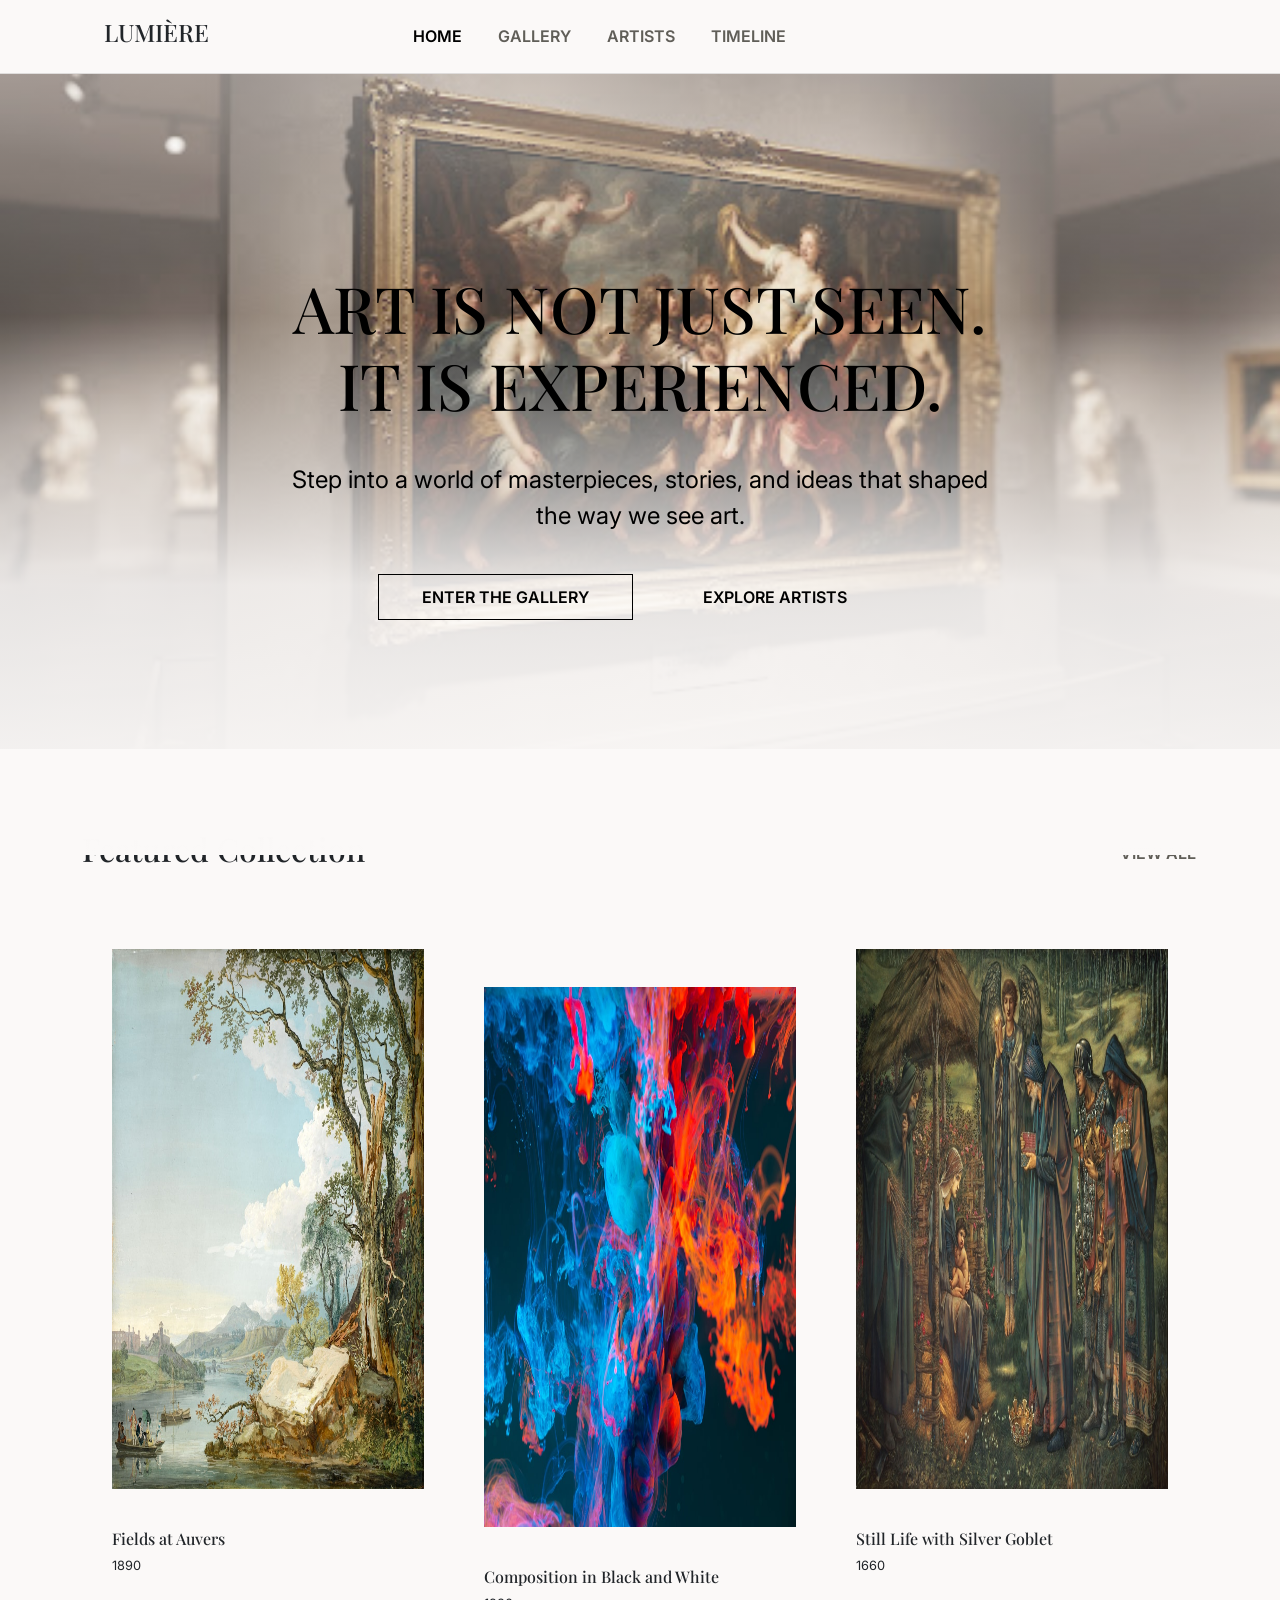
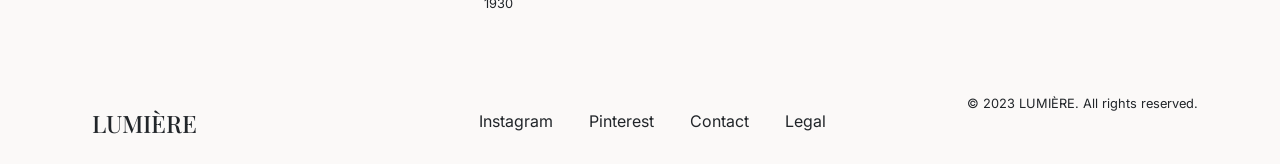
<file: index.html>
<!DOCTYPE html>
<html lang="en">
<head>
    <meta charset="UTF-8">
    <meta name="viewport" content="width=device-width, initial-scale=1.0">
    <title>LUMIÈRE</title>
    <link rel="preconnect" href="https://fonts.googleapis.com">
    <link rel="preconnect" href="https://fonts.gstatic.com" crossorigin>
    <link
        href="https://fonts.googleapis.com/css2?family=Inter:wght@300;400;500;600&family=Playfair+Display:ital,wght@0,400;0,500;0,600;0,700;1,400&display=swap"
        rel="stylesheet">
    <link rel="stylesheet" href="bootstrap/bootstrap-5.3.8-dist/css/bootstrap.css">
    <link rel="stylesheet" href="lumere.css">
</head>
<body>
    <header>
        <div class="container">
            <nav class="navbar  navbar-expand-lg ">
                <div class="container">
                    <button class="navbar-brand col-3 d-flex align-items-center "
                        onclick="window.location.href='index.html'">
                        <div class="d-flex col-4 gap-1">
                            <div class="d-flex align-items-center">
                                <h4>LUMIÈRE</h4>
                            </div>
                        </div>
                    </button>
                    <button class="navbar-toggler" type="button" data-bs-toggle="offcanvas"
                        data-bs-target="#offcanvasNavbar" aria-controls="offcanvasNavbar" aria-label="Toggle navigation">
                        <span class="navbar-toggler-icon"></span>
                    </button>
                    <div class="offcanvas offcanvas-end" tabindex="-1" id="offcanvasNavbar"
                        aria-labelledby="offcanvasNavbarLabel">
                        <div class="offcanvas-header">
                            <h5 class="offcanvas-title" id="offcanvasNavbarLabel"> LUMIÈRE</h5>
                            <button type="button" class="btn-close" data-bs-dismiss="offcanvas" aria-label="Close"></button>
                        </div>
                        <div class="offcanvas-body d-flex flex-column flex-md-row justify-content-between">
                            <ul class="navbar-nav justify-content-md-center align-items-md-center gap-3">
                                <li class="nav-item">
                                    <button class="d-flex align-items-center gap-3 nav-btn active" aria-current="page"
                                        onclick="window.location.href = 'index.html';">
                                        
                                        HOME
                                    </button>
                                </li>
                                <li class="nav-item">
                                    <button class="d-flex align-items-center gap-3 nav-btn "
                                        onclick="window.location.href = 'gallery.html';">
                                        GALLERY
                                    </button>
                                </li>
                                <li class=" nav-item">
                                    <button class=" d-flex align-items-center gap-3 nav-btn "
                                        onclick="window.location.href = 'artists.html';">
                                        
                                        ARTISTS
                                    </button>
                                </li>
                                <li class=" nav-item">
                                    <button class="d-flex align-items-center gap-3 nav-btn "
                                        onclick="window.location.href = 'timeline.html';">
                                        
                                        TIMELINE
                                    </button>
                                </li>
                            </ul>
                        </div>
                    </div>
                </div>
            </nav>
        </div>
    </header>
    <main>
        <section id="hero-home">
            <div class="container-fluid">
                <div class="row">
                    <div class="hero-layer d-flex flex-column justify-content-center align-items-center text-center">
                        <h1 class="col-md-7">ART IS NOT JUST SEEN.
                        IT IS EXPERIENCED.</h1>
                        <p class="col-md-7">Step into a world of masterpieces, stories, and ideas that shaped the way we see art.</p>
                        <div class="d-md-flex col-md-5 gap-3">
                            <button class="gallery-btn w-100 " onclick="window.location.href = 'gallery.html';">ENTER THE GALLERY</button>
                            <button class="artists-btn w-100 " onclick="window.location.href = 'artists.html';">EXPLORE ARTISTS</button>
                        </div>
                    </div>
                    <div class="hero-img"></div>
                </div>
            </div>
        </section>
        <section id="featured" style="margin-top: 40px;">
            <div class="container">
                <div class="row">
                    <div class="featrured" style="margin-top: 40px;">
                        <div class="d-flex justify-content-between align-items-center">
                            <h2>Featured Collection</h2>
                            <button class="view-all">
                                VIEW ALL
                            </button>
                        </div>
                        <div class="featured-images d-md-flex justify-content-between align-items-center ">
                            <button class="col-md-4">
                                <div class="image"><img src="images/img1.jpg" alt=""></div>
                                <div class="d-flex flex-column  text-start" style="margin-left:20px ;"><h6>Fields at Auvers</h6>
                                    <p>1890</p>
                                </div>
                            </button>
                            <button class="col-md-4 btn-s" >
                                <div class="image"><img src="images/img2.jpg" alt=""></div>
                                <div class="d-flex flex-column  text-start" style="margin-left:20px ;"><h6>Composition in Black and White</h6>
                                    <p>1930</p>
                                </div>
                            </button>
                            <button class="col-md-4">
                                <div class="image"><img src="images/img3.jpg" alt=""></div>
                                <div class="d-flex flex-column  text-start" style="margin-left:20px ;"><h6>Still Life with Silver Goblet</h6>
                                    <p>1660</p>
                                </div>
                            </button>
                        </div>
                    </div>
                </div>
            </div>
        </section>
        <footer style="margin:50px 0 30px ;">
            <div class="container">
                <div class="row">
                    <div class="d-md-flex justify-content-between ">
                        <div><button  onclick=" window.location.href = 'index.html';"><h4>LUMIÈRE</h4></button></div>
                        <div>
                        </div>
                        <ul class="d-flex gap-3 list-unstyled">
                            <li><button>Instagram</button></li>
                            <li><button>Pinterest</button></li>
                            <li><button>Contact</button></li>
                            <li><button>Legal</button></li>
                        </ul>
                        <div>
                            <p>© 2023 LUMIÈRE. All rights reserved.</p>
                        </div>
                    </div>
        </footer>
    </main>
    <script src="bootstrap/bootstrap-5.3.8-dist/js/bootstrap.js"></script>
</body>
</html>
</file>
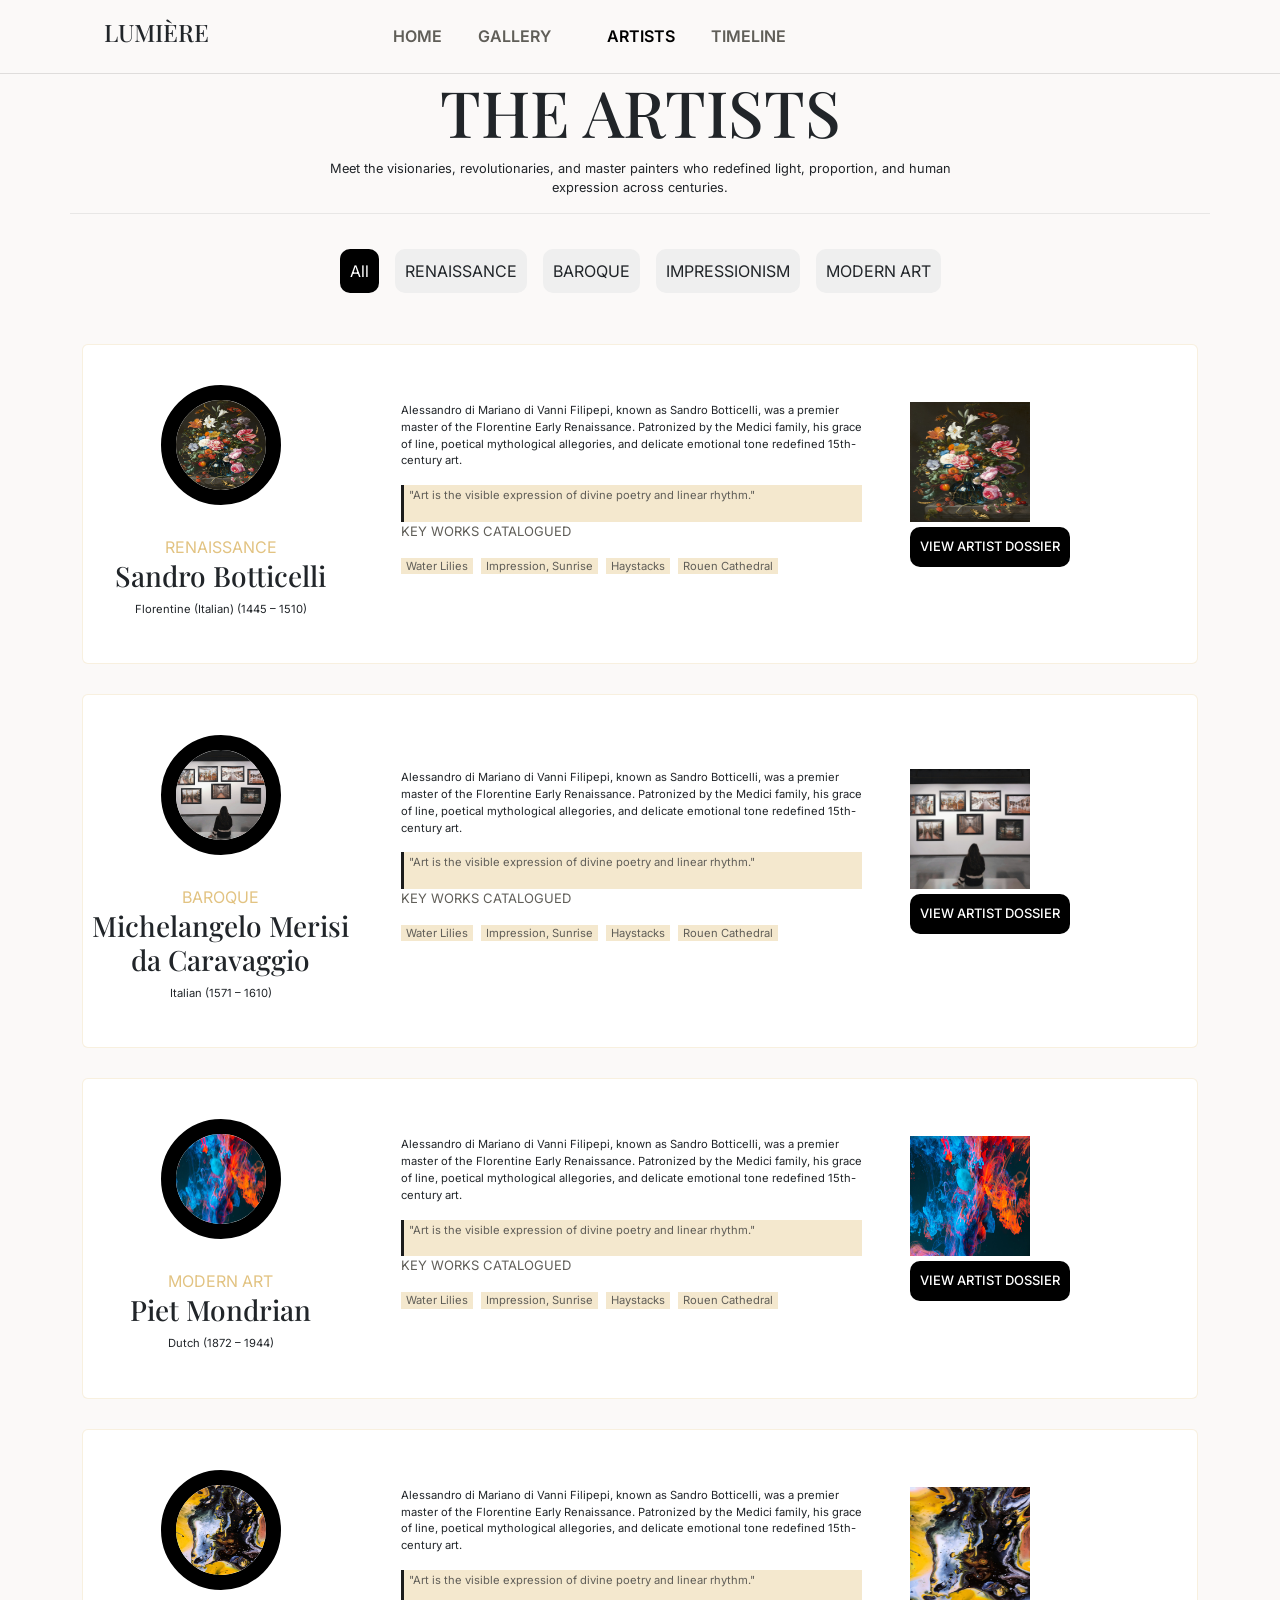
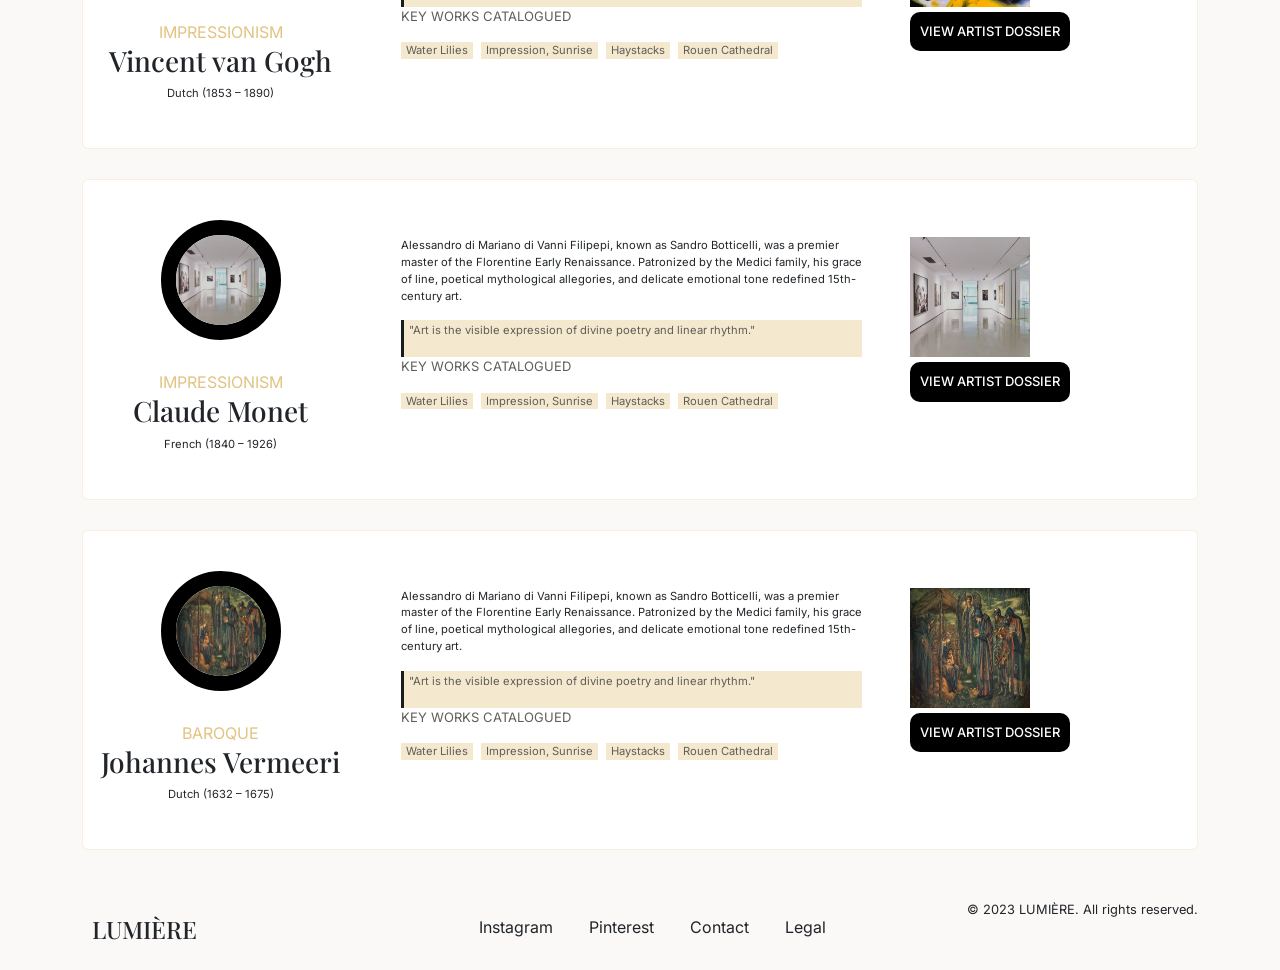
<file: artists.html>
<!DOCTYPE html>
<html lang="en">

<head>
    <meta charset="UTF-8">
    <meta name="viewport" content="width=device-width, initial-scale=1.0">
    <title>LUMIÈRE</title>
    <link rel="preconnect" href="https://fonts.googleapis.com">
    <link rel="preconnect" href="https://fonts.gstatic.com" crossorigin>
    <link
        href="https://fonts.googleapis.com/css2?family=Inter:wght@300;400;500;600&family=Playfair+Display:ital,wght@0,400;0,500;0,600;0,700;1,400&display=swap"
        rel="stylesheet">
    <link rel="stylesheet" href="bootstrap/bootstrap-5.3.8-dist/css/bootstrap.css">
    <link rel="stylesheet" href="lumere.css">
</head>

<body>
    <header>
        <div class="container">
            <nav class="navbar  navbar-expand-lg ">
                <div class="container">
                    <button class="navbar-brand col-3 d-flex align-items-center "
                        onclick="window.location.href='index.html'">
                        <div class="d-flex col-4 gap-1">
                            <div class="d-flex align-items-center">
                                <h4>LUMIÈRE</h4>
                            </div>
                        </div>
                    </button>
                    <button class="navbar-toggler" type="button" data-bs-toggle="offcanvas"
                        data-bs-target="#offcanvasNavbar" aria-controls="offcanvasNavbar"
                        aria-label="Toggle navigation">
                        <span class="navbar-toggler-icon"></span>
                    </button>
                    <div class="offcanvas offcanvas-end" tabindex="-1" id="offcanvasNavbar"
                        aria-labelledby="offcanvasNavbarLabel">
                        <div class="offcanvas-header">
                            <h5 class="offcanvas-title" id="offcanvasNavbarLabel"> LUMIÈRE</h5>
                            <button type="button" class="btn-close" data-bs-dismiss="offcanvas"
                                aria-label="Close"></button>
                        </div>
                        <div class="offcanvas-body d-flex flex-column flex-md-row justify-content-between">
                            <ul class="navbar-nav justify-content-md-center align-items-md-center gap-3">
                                <li class="nav-item">
                                    <button class="d-flex align-items-center gap-3 nav-btn " aria-current="page"
                                        onclick="window.location.href = 'index.html';">

                                        HOME
                                    </button>
                                </li>
                                <li class="nav-item">
                                    <button class="d-flex align-items-center gap-3 nav-btn "
                                        onclick="window.location.href = 'gallery.html';">
                                        GALLERY
                                    </button>
                                </li>
                                <li class=" nav-item">
                                    <button class=" d-flex align-items-center gap-3 nav-btn active"
                                        onclick="window.location.href = 'artists.html';">

                                        ARTISTS
                                    </button>
                                </li>
                                <li class=" nav-item">
                                    <button class="d-flex align-items-center gap-3 nav-btn "
                                        onclick="window.location.href = 'timeline.html';">

                                        TIMELINE
                                    </button>
                                </li>
                            </ul>
                        </div>
                    </div>
                </div>
            </nav>
        </div>
    </header>
    <main>
        <section id="hero-artists">
            <div class="container">
                <div class="row">
                    <div style="border-bottom: 1px solid #00000013;" class="d-flex flex-column justify-content-center align-items-center text-center">
                        <h1>THE ARTISTS</h1>
                        <p class="col-md-7">Meet the visionaries, revolutionaries, and master painters who redefined light, proportion, and human expression across
                        centuries.</p>
                    </div>
                    <div style="margin-top: 30px;">
                        <ul class="list-unstyled d-md-flex justify-content-center align-items-center gap-3">
                            <li><button class="filter-btn-artists active w-100" onclick="filterartists('all',this)">All</button></li>
                            <li><button class="filter-btn-artists w-100" onclick="filterartists('renaissance',this)">RENAISSANCE</button></li>
                            <li><button class="filter-btn-artists w-100" onclick="filterartists('baroque',this)">BAROQUE</button></li>
                            <li><button class="filter-btn-artists w-100" onclick="filterartists('impressionism',this)">IMPRESSIONISM</button></li>
                            <li><button class="filter-btn-artists w-100" onclick="filterartists('modern',this )">MODERN ART</button></li>
                        </ul>
                    </div>
                </div>
            </div>
        </section>
        <section id="artists">
            <div class="container">
                <div class="row">
                        <div>
                            <div class="renaissance card d-md-flex flex-md-row justify-content-center gap-5 align-items-center">
                                <div class="col-md-3 d-flex flex-column justify-content-center align-items-center">
                                    <div class="image"><img src="images/img5.jfif" alt=""></div>
                                    <div class="d-flex flex-column justify-content-center align-items-center">
                                        <span style="color: var(--accent-gold);">RENAISSANCE</span>
                                        <h3>Sandro Botticelli</h3>
                                        <p>Florentine (Italian) (1445 – 1510)</p>
                                    </div>
                                </div>
                                <div class="col-md-9 d-md-flex gap-5">
                                    <div class="col-md-7 ">
                                        <p class="col-md-12">Alessandro di Mariano di Vanni Filipepi, known as Sandro Botticelli, was a premier master of the Florentine Early
                                            Renaissance. Patronized by the Medici family, his grace of line, poetical mythological allegories, and delicate
                                            emotional tone redefined 15th-century art.</p>
                                        <div class="col-md-12 " style="background-color: #e2c48263; border-left: 3px solid var(--secondary); padding: 2px 5px; color: var(--muted);">
                                            <p>"Art is the visible expression of divine poetry and linear rhythm."</p>
                                        </div>
                                        <div class="col-md-12">
                                            <p style="color: var(--muted); font-size: small;">KEY WORKS CATALOGUED</p>
                                            <ul class="list-unstyled d-flex flex-wrap gap-2">
                                                <li>
                                                    <div style="background-color: #e2c48263; padding: 0 5px; color: var(--muted);">
                                                        <p>Water Lilies</p>
                                                    </div>
                                                </li>
                                                <li>
                                                    <div style="background-color: #e2c48263; padding: 0 5px; color: var(--muted);">
                                                        <p>Impression, Sunrise</p>
                                                    </div>
                                                </li>
                                                <li>
                                                    <div style="background-color: #e2c48263; padding: 0 5px; color: var(--muted);">
                                                        <p>Haystacks</p>
                                                    </div>
                                                </li>
                                                <li>
                                                    <div style="background-color: #e2c48263; padding: 0 5px; color: var(--muted);">
                                                        <p>Rouen Cathedral</p>
                                                    </div>
                                                </li>
                                            </ul>
                                        </div>
                                    </div>
                                    <div class="col-md-4">
                                        <div><img src="images/img5.jfif" alt=""></div>
                                        <button onclick="window.location.href = 'gallery.html';">VIEW ARTIST DOSSIER</button>
                                    </div>
                                    
                                </div>
                            </div>
                            <div class="baroque card d-md-flex flex-md-row justify-content-center gap-5 align-items-center">
                                <div class="col-md-3 d-flex flex-column justify-content-center align-items-center">
                                    <div class="image"><img src="images/img6.jfif" alt=""></div>
                                    <div class="d-flex flex-column justify-content-center align-items-center text-center">
                                        <span style="color: var(--accent-gold);">BAROQUE</span>
                                        <h3>Michelangelo Merisi da Caravaggio</h3>
                                        <p>Italian (1571 – 1610)</p>
                                    </div>
                                </div>
                                <div class="col-md-9 d-md-flex gap-5">
                                    <div class="col-md-7 ">
                                        <p class="col-md-12">Alessandro di Mariano di Vanni Filipepi, known as Sandro Botticelli, was a premier master of the Florentine Early
                                            Renaissance. Patronized by the Medici family, his grace of line, poetical mythological allegories, and delicate
                                            emotional tone redefined 15th-century art.</p>
                                        <div class="col-md-12 " style="background-color: #e2c48263; border-left: 3px solid var(--secondary); padding: 2px 5px; color: var(--muted);">
                                            <p>"Art is the visible expression of divine poetry and linear rhythm."</p>
                                        </div>
                                        <div class="col-md-12">
                                            <p style="color: var(--muted); font-size: small;">KEY WORKS CATALOGUED</p>
                                            <ul class="list-unstyled d-flex flex-wrap gap-2">
                                                <li>
                                                    <div style="background-color: #e2c48263; padding: 0 5px; color: var(--muted);">
                                                        <p>Water Lilies</p>
                                                    </div>
                                                </li>
                                                <li>
                                                    <div style="background-color: #e2c48263; padding: 0 5px; color: var(--muted);">
                                                        <p>Impression, Sunrise</p>
                                                    </div>
                                                </li>
                                                <li>
                                                    <div style="background-color: #e2c48263; padding: 0 5px; color: var(--muted);">
                                                        <p>Haystacks</p>
                                                    </div>
                                                </li>
                                                <li>
                                                    <div style="background-color: #e2c48263; padding: 0 5px; color: var(--muted);">
                                                        <p>Rouen Cathedral</p>
                                                    </div>
                                                </li>
                                            </ul>
                                        </div>
                                    </div>
                                    <div class="col-md-4">
                                        <div><img src="images/img6.jfif" alt=""></div>
                                        <button onclick="window.location.href = 'gallery.html';">VIEW ARTIST DOSSIER</button>
                                    </div>
                                    
                                </div>
                            </div>
                            <div class="modern card d-md-flex flex-md-row justify-content-center gap-5 align-items-center">
                                <div class="col-md-3 d-flex flex-column justify-content-center align-items-center">
                                    <div class="image"><img src="images/img2.jpg" alt=""></div>
                                    <div class="d-flex flex-column justify-content-center align-items-center">
                                        <span style="color: var(--accent-gold);">MODERN ART</span>
                                        <h3>Piet Mondrian</h3>
                                        <p>Dutch (1872 – 1944)</p>
                                    </div>
                                </div>
                                <div class="col-md-9 d-md-flex gap-5">
                                    <div class="col-md-7 ">
                                        <p class="col-md-12">Alessandro di Mariano di Vanni Filipepi, known as Sandro Botticelli, was a premier master of the Florentine Early
                                            Renaissance. Patronized by the Medici family, his grace of line, poetical mythological allegories, and delicate
                                            emotional tone redefined 15th-century art.</p>
                                        <div class="col-md-12 " style="background-color: #e2c48263; border-left: 3px solid var(--secondary); padding: 2px 5px; color: var(--muted);">
                                            <p>"Art is the visible expression of divine poetry and linear rhythm."</p>
                                        </div>
                                        <div class="col-md-12">
                                            <p style="color: var(--muted); font-size: small;">KEY WORKS CATALOGUED</p>
                                            <ul class="list-unstyled d-flex flex-wrap gap-2">
                                                <li>
                                                    <div style="background-color: #e2c48263; padding: 0 5px; color: var(--muted);">
                                                        <p>Water Lilies</p>
                                                    </div>
                                                </li>
                                                <li>
                                                    <div style="background-color: #e2c48263; padding: 0 5px; color: var(--muted);">
                                                        <p>Impression, Sunrise</p>
                                                    </div>
                                                </li>
                                                <li>
                                                    <div style="background-color: #e2c48263; padding: 0 5px; color: var(--muted);">
                                                        <p>Haystacks</p>
                                                    </div>
                                                </li>
                                                <li>
                                                    <div style="background-color: #e2c48263; padding: 0 5px; color: var(--muted);">
                                                        <p>Rouen Cathedral</p>
                                                    </div>
                                                </li>
                                            </ul>
                                        </div>
                                    </div>
                                    <div class="col-md-4">
                                        <div><img src="images/img2.jpg" alt=""></div>
                                        <button onclick="window.location.href = 'gallery.html';">VIEW ARTIST DOSSIER</button>
                                    </div>
                                    
                                </div>
                            </div>
                            <div class="impressionism card d-md-flex flex-md-row justify-content-center gap-5 align-items-center">
                                <div class="col-md-3 d-flex flex-column justify-content-center align-items-center">
                                    <div class="image"><img src="images/img8.jfif" alt=""></div>
                                    <div class="d-flex flex-column justify-content-center align-items-center">
                                        <span style="color: var(--accent-gold);">IMPRESSIONISM</span>
                                        <h3>Vincent van Gogh</h3>
                                        <p>Dutch (1853 – 1890)</p>
                                    </div>
                                </div>
                                <div class="col-md-9 d-md-flex gap-5">
                                    <div class="col-md-7 ">
                                        <p class="col-md-12">Alessandro di Mariano di Vanni Filipepi, known as Sandro Botticelli, was a premier master of the Florentine Early
                                            Renaissance. Patronized by the Medici family, his grace of line, poetical mythological allegories, and delicate
                                            emotional tone redefined 15th-century art.</p>
                                        <div class="col-md-12 " style="background-color: #e2c48263; border-left: 3px solid var(--secondary); padding: 2px 5px; color: var(--muted);">
                                            <p>"Art is the visible expression of divine poetry and linear rhythm."</p>
                                        </div>
                                        <div class="col-md-12">
                                            <p style="color: var(--muted); font-size: small;">KEY WORKS CATALOGUED</p>
                                            <ul class="list-unstyled d-flex flex-wrap gap-2">
                                                <li>
                                                    <div style="background-color: #e2c48263; padding: 0 5px; color: var(--muted);">
                                                        <p>Water Lilies</p>
                                                    </div>
                                                </li>
                                                <li>
                                                    <div style="background-color: #e2c48263; padding: 0 5px; color: var(--muted);">
                                                        <p>Impression, Sunrise</p>
                                                    </div>
                                                </li>
                                                <li>
                                                    <div style="background-color: #e2c48263; padding: 0 5px; color: var(--muted);">
                                                        <p>Haystacks</p>
                                                    </div>
                                                </li>
                                                <li>
                                                    <div style="background-color: #e2c48263; padding: 0 5px; color: var(--muted);">
                                                        <p>Rouen Cathedral</p>
                                                    </div>
                                                </li>
                                            </ul>
                                        </div>
                                    </div>
                                    <div class="col-md-4">
                                        <div><img src="images/img8.jfif" alt=""></div>
                                        <button onclick="window.location.href = 'gallery.html';">VIEW ARTIST DOSSIER</button>
                                    </div>
                                    
                                </div>
                            </div>
                            <div class="impressionism card d-md-flex flex-md-row justify-content-center gap-5 align-items-center">
                                <div class="col-md-3 d-flex flex-column justify-content-center align-items-center">
                                    <div class="image"><img src="images/img7.jfif" alt=""></div>
                                    <div class="d-flex flex-column justify-content-center align-items-center">
                                        <span style="color: var(--accent-gold);">IMPRESSIONISM</span>
                                        <h3>Claude Monet</h3>
                                        <p>French (1840 – 1926)</p>
                                    </div>
                                </div>
                                <div class="col-md-9 d-md-flex gap-5">
                                    <div class="col-md-7 ">
                                        <p class="col-md-12">Alessandro di Mariano di Vanni Filipepi, known as Sandro Botticelli, was a premier master of the Florentine Early
                                            Renaissance. Patronized by the Medici family, his grace of line, poetical mythological allegories, and delicate
                                            emotional tone redefined 15th-century art.</p>
                                        <div class="col-md-12 " style="background-color: #e2c48263; border-left: 3px solid var(--secondary); padding: 2px 5px; color: var(--muted);">
                                            <p>"Art is the visible expression of divine poetry and linear rhythm."</p>
                                        </div>
                                        <div class="col-md-12">
                                            <p style="color: var(--muted); font-size: small;">KEY WORKS CATALOGUED</p>
                                            <ul class="list-unstyled d-flex flex-wrap gap-2">
                                                <li>
                                                    <div style="background-color: #e2c48263; padding: 0 5px; color: var(--muted);">
                                                        <p>Water Lilies</p>
                                                    </div>
                                                </li>
                                                <li>
                                                    <div style="background-color: #e2c48263; padding: 0 5px; color: var(--muted);">
                                                        <p>Impression, Sunrise</p>
                                                    </div>
                                                </li>
                                                <li>
                                                    <div style="background-color: #e2c48263; padding: 0 5px; color: var(--muted);">
                                                        <p>Haystacks</p>
                                                    </div>
                                                </li>
                                                <li>
                                                    <div style="background-color: #e2c48263; padding: 0 5px; color: var(--muted);">
                                                        <p>Rouen Cathedral</p>
                                                    </div>
                                                </li>
                                            </ul>
                                        </div>
                                    </div>
                                    <div class="col-md-4">
                                        <div><img src="images/img7.jfif" alt=""></div>
                                        <button onclick="window.location.href = 'gallery.html';">VIEW ARTIST DOSSIER</button>
                                    </div>
                                    
                                </div>
                            </div>
                            <div class="baroque card d-md-flex flex-md-row justify-content-center gap-5 align-items-center">
                                <div class="col-md-3 d-flex flex-column justify-content-center align-items-center">
                                    <div class="image"><img src="images/img3.jpg" alt=""></div>
                                    <div class="d-flex flex-column justify-content-center align-items-center">
                                        <span style="color: var(--accent-gold);">BAROQUE</span>
                                        <h3>Johannes Vermeeri</h3>
                                        <p>Dutch (1632 – 1675)</p>
                                    </div>
                                </div>
                                <div class="col-md-9 d-md-flex gap-5">
                                    <div class="col-md-7 ">
                                        <p class="col-md-12">Alessandro di Mariano di Vanni Filipepi, known as Sandro Botticelli, was a premier master of the Florentine Early
                                            Renaissance. Patronized by the Medici family, his grace of line, poetical mythological allegories, and delicate
                                            emotional tone redefined 15th-century art.</p>
                                        <div class="col-md-12 " style="background-color: #e2c48263; border-left: 3px solid var(--secondary); padding: 2px 5px; color: var(--muted);">
                                            <p>"Art is the visible expression of divine poetry and linear rhythm."</p>
                                        </div>
                                        <div class="col-md-12">
                                            <p style="color: var(--muted); font-size: small;">KEY WORKS CATALOGUED</p>
                                            <ul class="list-unstyled d-flex flex-wrap gap-2">
                                                <li>
                                                    <div style="background-color: #e2c48263; padding: 0 5px; color: var(--muted);">
                                                        <p>Water Lilies</p>
                                                    </div>
                                                </li>
                                                <li>
                                                    <div style="background-color: #e2c48263; padding: 0 5px; color: var(--muted);">
                                                        <p>Impression, Sunrise</p>
                                                    </div>
                                                </li>
                                                <li>
                                                    <div style="background-color: #e2c48263; padding: 0 5px; color: var(--muted);">
                                                        <p>Haystacks</p>
                                                    </div>
                                                </li>
                                                <li>
                                                    <div style="background-color: #e2c48263; padding: 0 5px; color: var(--muted);">
                                                        <p>Rouen Cathedral</p>
                                                    </div>
                                                </li>
                                            </ul>
                                        </div>
                                    </div>
                                    <div class="col-md-4">
                                        <div><img src="images/img3.jpg" alt=""></div>
                                        <button onclick="window.location.href = 'gallery.html';">VIEW ARTIST DOSSIER</button>
                                    </div>
                                    
                                </div>
                            </div>
                        </div>
                    </div>
                </div>
                </section>
        <footer style="margin:50px 0 30px ;">
            <div class="container">
                <div class="row">
                    <div class="d-md-flex justify-content-between ">
                        <div><button onclick=" window.location.href = 'index.html';">
                                <h4>LUMIÈRE</h4>
                            </button></div>
                        <div>
                        </div>
                        <ul class="d-flex gap-3 list-unstyled">
                            <li><button>Instagram</button></li>
                            <li><button>Pinterest</button></li>
                            <li><button>Contact</button></li>
                            <li><button>Legal</button></li>
                        </ul>
                        <div>
                            <p>© 2023 LUMIÈRE. All rights reserved.</p>
                        </div>
                    </div>
        </footer>
        </main>
        <script src="main.js"></script>
        <script src="bootstrap/bootstrap-5.3.8-dist/js/bootstrap.js"></script>
        </body>
        
        </html>
</file>
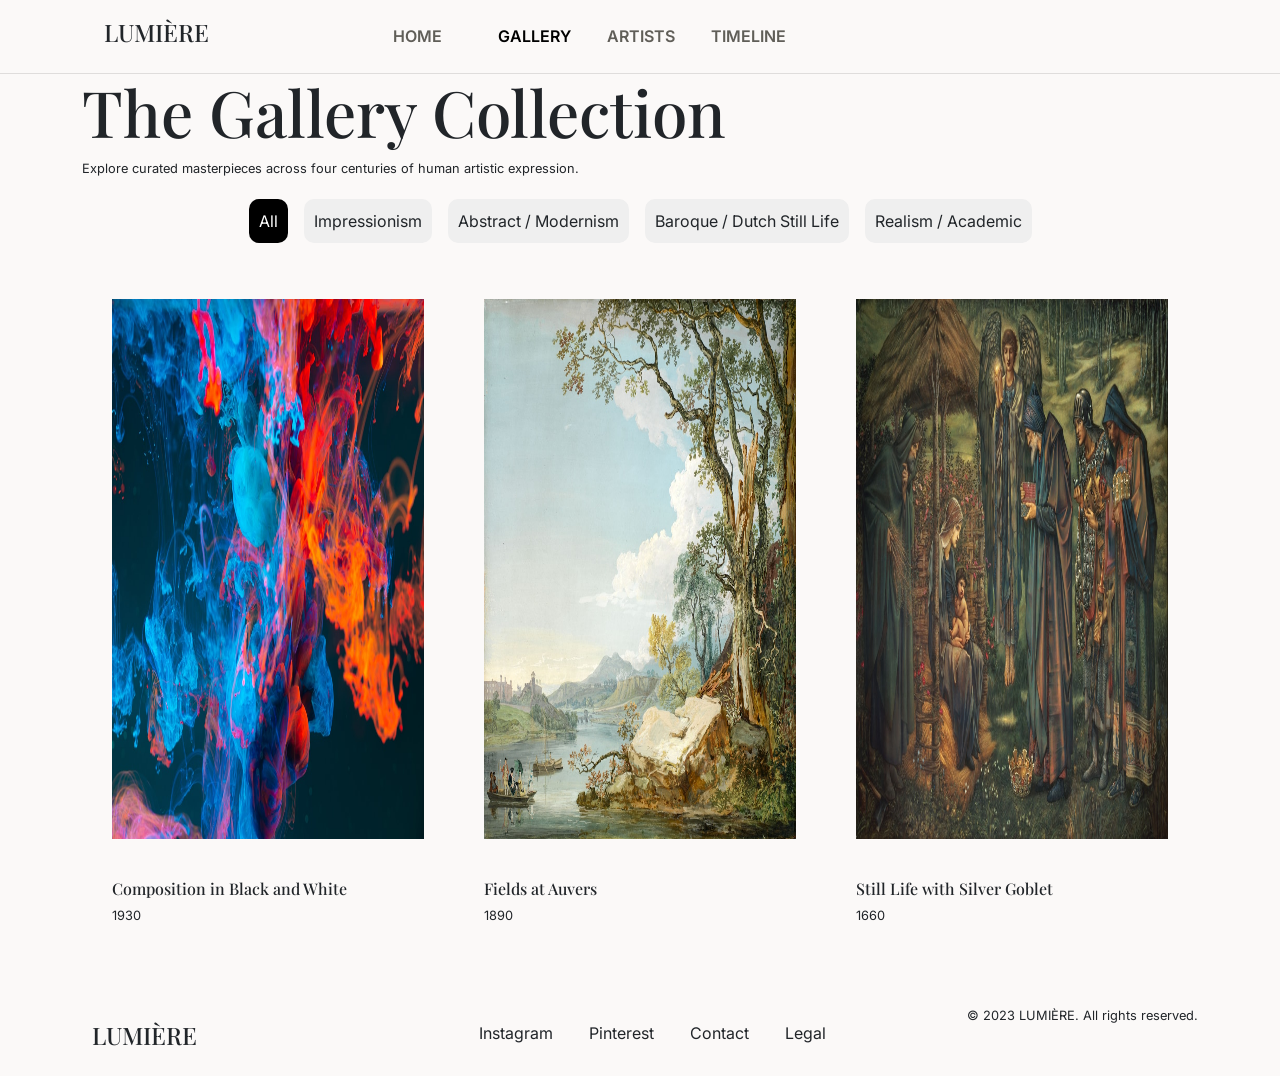
<file: gallery.html>
<!DOCTYPE html>
<html lang="en">

<head>
    <meta charset="UTF-8">
    <meta name="viewport" content="width=device-width, initial-scale=1.0">
    <title>LUMIÈRE</title>
    <link rel="preconnect" href="https://fonts.googleapis.com">
    <link rel="preconnect" href="https://fonts.gstatic.com" crossorigin>
    <link
        href="https://fonts.googleapis.com/css2?family=Inter:wght@300;400;500;600&family=Playfair+Display:ital,wght@0,400;0,500;0,600;0,700;1,400&display=swap"
        rel="stylesheet">
    <link rel="stylesheet" href="bootstrap/bootstrap-5.3.8-dist/css/bootstrap.css">
    <link rel="stylesheet" href="lumere.css">
</head>

<body>
    <header>
        <div class="container">
            <nav class="navbar  navbar-expand-lg ">
                <div class="container">
                    <button class="navbar-brand col-3 d-flex align-items-center "
                        onclick="window.location.href='index.html'">
                        <div class="d-flex col-4 gap-1">
                            <div class="d-flex align-items-center">
                                <h4>LUMIÈRE</h4>
                            </div>
                        </div>
                    </button>
                    <button class="navbar-toggler" type="button" data-bs-toggle="offcanvas"
                        data-bs-target="#offcanvasNavbar" aria-controls="offcanvasNavbar"
                        aria-label="Toggle navigation">
                        <span class="navbar-toggler-icon"></span>
                    </button>
                    <div class="offcanvas offcanvas-end" tabindex="-1" id="offcanvasNavbar"
                        aria-labelledby="offcanvasNavbarLabel">
                        <div class="offcanvas-header">
                            <h5 class="offcanvas-title" id="offcanvasNavbarLabel"> LUMIÈRE</h5>
                            <button type="button" class="btn-close" data-bs-dismiss="offcanvas"
                                aria-label="Close"></button>
                        </div>
                        <div class="offcanvas-body d-flex flex-column flex-md-row justify-content-between">
                            <ul class="navbar-nav justify-content-md-center align-items-md-center gap-3">
                                <li class="nav-item">
                                    <button class="d-flex align-items-center gap-3 nav-btn " aria-current="page"
                                        onclick="window.location.href = 'index.html';">

                                        HOME
                                    </button>
                                </li>
                                <li class="nav-item">
                                    <button class="d-flex align-items-center gap-3 nav-btn active"
                                        onclick="window.location.href = 'gallery.html';">
                                        GALLERY
                                    </button>
                                </li>
                                <li class=" nav-item">
                                    <button class=" d-flex align-items-center gap-3 nav-btn "
                                        onclick="window.location.href = 'artists.html';">

                                        ARTISTS
                                    </button>
                                </li>
                                <li class=" nav-item">
                                    <button class="d-flex align-items-center gap-3 nav-btn "
                                        onclick="window.location.href = 'timeline.html';">

                                        TIMELINE
                                    </button>
                                </li>
                            </ul>
                        </div>
                    </div>
                </div>
            </nav>
        </div>
    </header>
    <main>
        <section id="hero-gallery">
            <div class="container">
                <div class="row">
                    <div class=" hero-gallery">
                        <div>
                            <h1>The Gallery Collection</h1>
                            <p>Explore curated masterpieces across four centuries of human artistic expression.</p>
                        </div>
                        <div>
                            <ul class="d-md-flex justify-content-center align-items-center gap-3 list-unstyled">
                                <li><button class="filter-btn-gallery active w-100" onclick="filtergallery('all',this)">All</button></li>
                                <li><button class="filter-btn-gallery w-100" onclick="filtergallery('impressionism',this)">Impressionism</button></li>
                                <li><button class="filter-btn-gallery w-100" onclick="filtergallery('abstract',this)">Abstract / Modernism</button></li>
                                <li><button class="filter-btn-gallery w-100" onclick="filtergallery('baroque',this)">Baroque / Dutch Still Life</button></li>
                                <li><button class="filter-btn-gallery w-100" onclick="filtergallery('realism',this )">Realism / Academic</button></li>
                            </ul>
                        </div>
                    </div>
                </div>
            </div>
        </section>
        <section id="gallery-images">
            <div class="container">
                <div class="row">
                    <div class="images d-md-flex justify-content-center align-items-center flex-wrap">
                        <div class="image-g impressionism col-md-4"><button  >
                            <div class="image"><img src="images/img1.jpg" alt=""></div>
                            <div class="d-flex flex-column  text-start" style="margin-left:20px ;">
                                <h6>Fields at Auvers</h6>
                                <p>1890</p>
                            </div>
                        </button></div>
                        <div class="image-g abstract col-md-4"><button >
                            <div class="image"><img src="images/img2.jpg" alt=""></div>
                            <div class="d-flex flex-column  text-start" style="margin-left:20px ;">
                                <h6>Composition in Black and White</h6>
                                <p>1930</p>
                            </div>
                        </button></div>
                        <div class="image-g baroque col-md-4" ><button >
                            <div class="image"><img src="images/img3.jpg" alt=""></div>
                            <div class="d-flex flex-column  text-start" style="margin-left:20px ;">
                                <h6>Still Life with Silver Goblet</h6>
                                <p>1660</p>
                            </div>
                        </button></div>
                        <div class="image-g realism col-md-4"><button >
                            <div class="image"><img src="images/img1.jpg" alt=""></div>
                            <div class="d-flex flex-column  text-start" style="margin-left:20px ;">
                                <h6>Fields at Auvers</h6>
                                <p>1890</p>
                            </div>
                        </button></div>
                        <div class="image-g impressionism col-md-4"><button >
                            <div class="image"><img src="images/img2.jpg" alt=""></div>
                            <div class="d-flex flex-column  text-start" style="margin-left:20px ;">
                                <h6>Composition in Black and White</h6>
                                <p>1930</p>
                            </div>
                        </button></div>
                        <div class="image-g abstract col-md-4"><button >
                            <div class="image"><img src="images/img3.jpg" alt=""></div>
                            <div class="d-flex flex-column  text-start" style="margin-left:20px ;">
                                <h6>Still Life with Silver Goblet</h6>
                                <p>1660</p>
                            </div>
                        </button></div>
                    </div>
                </div>
            </div>
        </section>

    <footer style="margin:50px 0 30px ;">
        <div class="container">
            <div class="row">
                <div class="d-md-flex justify-content-between ">
                    <div><button onclick=" window.location.href = 'index.html';">
                            <h4>LUMIÈRE</h4>
                        </button></div>
                    <div>
                    </div>
                    <ul class="d-flex gap-3 list-unstyled">
                        <li><button>Instagram</button></li>
                        <li><button>Pinterest</button></li>
                        <li><button>Contact</button></li>
                        <li><button>Legal</button></li>
                    </ul>
                    <div>
                        <p>© 2023 LUMIÈRE. All rights reserved.</p>
                    </div>
                </div>
    </footer>
    </main>
    <script src="main.js"></script>
    <script src="bootstrap/bootstrap-5.3.8-dist/js/bootstrap.js"></script>
    </body>
    
    </html>
</file>
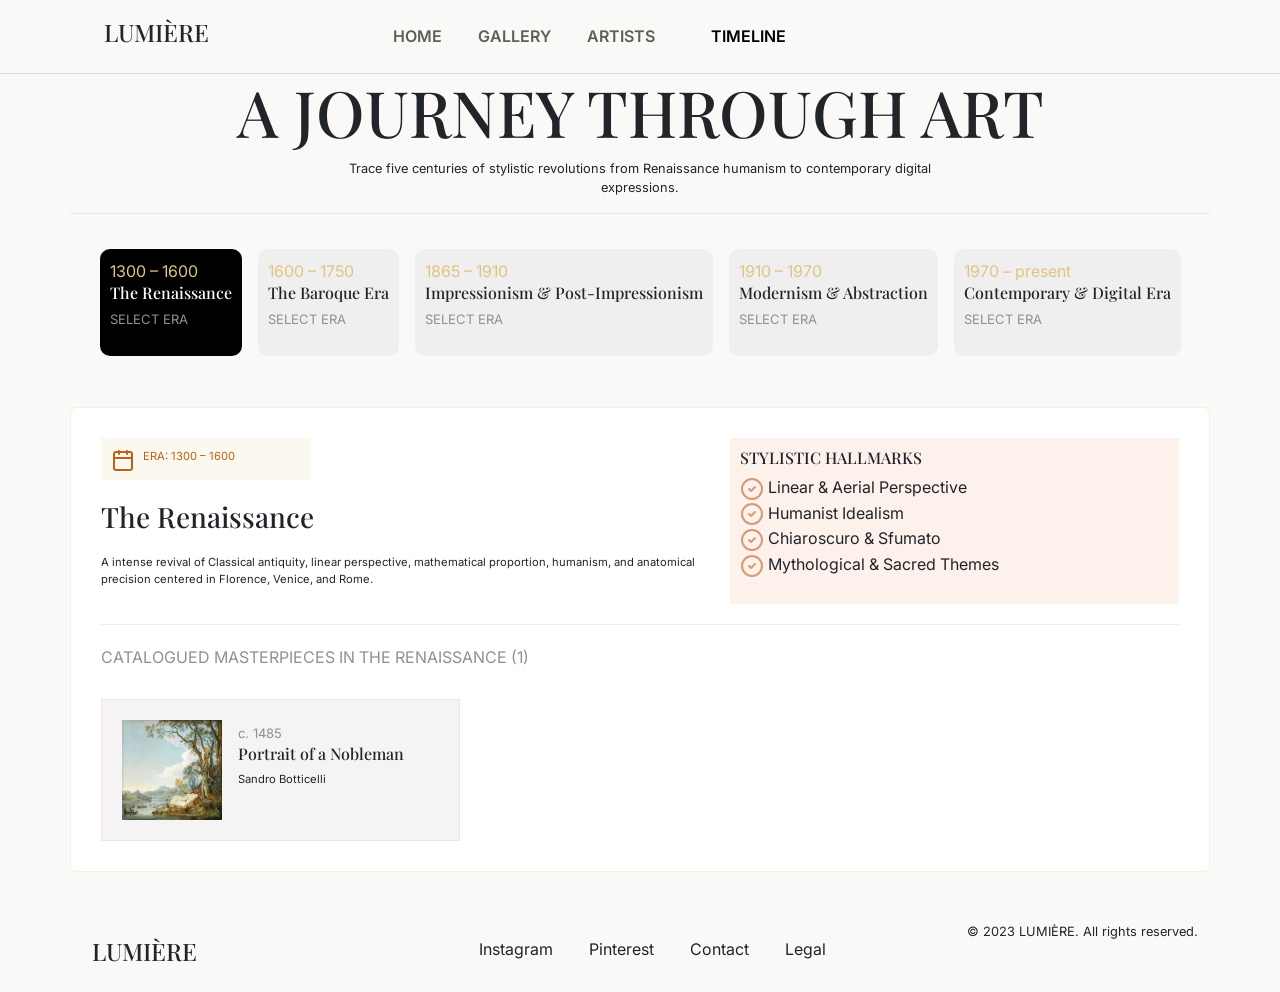
<file: timeline.html>
<!DOCTYPE html>
<html lang="en">

<head>
    <meta charset="UTF-8">
    <meta name="viewport" content="width=device-width, initial-scale=1.0">
    <title>LUMIÈRE</title>
    <link rel="preconnect" href="https://fonts.googleapis.com">
    <link rel="preconnect" href="https://fonts.gstatic.com" crossorigin>
    <link
        href="https://fonts.googleapis.com/css2?family=Inter:wght@300;400;500;600&family=Playfair+Display:ital,wght@0,400;0,500;0,600;0,700;1,400&display=swap"
        rel="stylesheet">
    <link rel="stylesheet" href="bootstrap/bootstrap-5.3.8-dist/css/bootstrap.css">
    <link rel="stylesheet" href="lumere.css">
</head>

<body>
    <header>
        <div class="container">
            <nav class="navbar  navbar-expand-lg ">
                <div class="container">
                    <button class="navbar-brand col-3 d-flex align-items-center "
                        onclick="window.location.href='index.html'">
                        <div class="d-flex col-4 gap-1">
                            <div class="d-flex align-items-center">
                                <h4>LUMIÈRE</h4>
                            </div>
                        </div>
                    </button>
                    <button class="navbar-toggler" type="button" data-bs-toggle="offcanvas"
                        data-bs-target="#offcanvasNavbar" aria-controls="offcanvasNavbar"
                        aria-label="Toggle navigation">
                        <span class="navbar-toggler-icon"></span>
                    </button>
                    <div class="offcanvas offcanvas-end" tabindex="-1" id="offcanvasNavbar"
                        aria-labelledby="offcanvasNavbarLabel">
                        <div class="offcanvas-header">
                            <h5 class="offcanvas-title" id="offcanvasNavbarLabel"> LUMIÈRE</h5>
                            <button type="button" class="btn-close" data-bs-dismiss="offcanvas"
                                aria-label="Close"></button>
                        </div>
                        <div class="offcanvas-body d-flex flex-column flex-md-row justify-content-between">
                            <ul class="navbar-nav justify-content-md-center align-items-md-center gap-3">
                                <li class="nav-item">
                                    <button class="d-flex align-items-center gap-3 nav-btn " aria-current="page"
                                        onclick="window.location.href = 'index.html';">

                                        HOME
                                    </button>
                                </li>
                                <li class="nav-item">
                                    <button class="d-flex align-items-center gap-3 nav-btn "
                                        onclick="window.location.href = 'gallery.html';">
                                        GALLERY
                                    </button>
                                </li>
                                <li class=" nav-item">
                                    <button class=" d-flex align-items-center gap-3 nav-btn "
                                        onclick="window.location.href = 'artists.html';">

                                        ARTISTS
                                    </button>
                                </li>
                                <li class=" nav-item">
                                    <button class="d-flex align-items-center gap-3 nav-btn active"
                                        onclick="window.location.href = 'timeline.html';">

                                        TIMELINE
                                    </button>
                                </li>
                            </ul>
                        </div>
                    </div>
                </div>
            </nav>
        </div>
    </header>
    <main>
        <section id="hero-timeline">
            <div class="container">
                <div class="row">
                    <div style="border-bottom: 1px solid #00000013;"
                        class="d-flex flex-column justify-content-center align-items-center text-center">
                        <h1>A JOURNEY THROUGH ART</h1>
                        <p class="col-md-7">Trace five centuries of stylistic revolutions from Renaissance humanism to contemporary digital expressions.</p>
                    </div>
                    <div style="margin-top: 30px;">
                        <ul class="list-unstyled d-md-flex justify-content-center align-items-center gap-3">
                            <li><button class="filter-btn-timeline w-100 text-start active "
                                    onclick="filtertimeline('renaissance',this)">
                                <div>
                                    <span style="color: var(--accent-gold);">1300 – 1600</span>
                                    <h6>The Renaissance</h6>
                                    <p style="font-size: small; color: #8c9295;">SELECT ERA</p>
                                </div>
                                </button></li>
                            <li><button class="filter-btn-timeline w-100 text-start "
                                    onclick="filtertimeline('baroque',this)">
                                <div>
                                    <span style="color: var(--accent-gold);">1600 – 1750</span>
                                    <h6>The Baroque Era</h6>
                                    <p style="font-size: small; color: #8c9295;">SELECT ERA</p>
                                </div>
                                </button></li>
                            <li><button class="filter-btn-timeline w-100 text-start "
                                    onclick="filtertimeline('impressionism',this)">
                                <div>
                                    <span style="color: var(--accent-gold);">1865 – 1910</span>
                                    <h6>Impressionism & Post-Impressionism</h6>
                                    <p style="font-size: small; color: #8c9295;">SELECT ERA</p>
                                </div>
                                </button></li>
                                <li>
                                    <button class="filter-btn-timeline w-100 text-start "
                                    onclick="filtertimeline('abstraction',this)">
                                        <div>
                                            <span style="color: var(--accent-gold);">1910 – 1970</span>
                                            <h6>Modernism & Abstraction</h6>
                                            <p style="font-size: small; color: #8c9295;">SELECT ERA</p>
                                        </div>
                                    </button>
                                </li>
                            <li><button class="filter-btn-timeline w-100 text-start "
                                onclick="filtertimeline('contemporary',this )">
                                    <div>
                                        <span style="color: var(--accent-gold);">1970 – present</span>
                                        <h6>Contemporary & Digital Era</h6>
                                        <p style="font-size: small; color: #8c9295;">SELECT ERA</p>
                                    </div>
                            </button></li>
                        </ul>
                    </div>
                </div>
            </div>
        </section>
        <section class="sec renaissance ">
            <div class="container">
                <div class="row">
                    <div class="card">
                        <div class=" d-md-flex justify-content-between align-items-center" style="border-bottom: 1px solid #00000013; padding-bottom: 20px;">
                            <div class="col-md-7">
                                <div class="d-flex gap-2 col-7 col-md-4" style="color: #c06114; background-color: rgba(245, 239, 220, 0.426); padding: 10px 0 0 10px;">
                                    <i><svg xmlns="http://www.w3.org/2000/svg" width="24" height="24" viewBox="0 0 24 24" fill="none" stroke="currentColor"
                                        stroke-width="2" stroke-linecap="round" stroke-linejoin="round" class="lucide lucide-calendar-icon lucide-calendar">
                                        <path d="M8 2v3" />
                                        <path d="M16 2v3" />
                                        <rect x="3" y="3" width="18" height="18" rx="2" />
                                        <path d="M3 9h18" />
                                    </svg></i><p>ERA: 1300 – 1600</p>
                                </div>
                                <h3 style="margin: 20px 0;">The Renaissance</h3>
                                <p>A intense revival of Classical antiquity, linear perspective, mathematical proportion, humanism, and anatomical
                                precision centered in Florence, Venice, and Rome.</p>
                            </div>
                            <div class="col-md-5" style="background-color: #e383471c; padding: 10px;">
                                <h6>STYLISTIC HALLMARKS</h6>
                                <ul class="list-unstyled">
                                    <li><i style="color: #c0561490;"><svg xmlns="http://www.w3.org/2000/svg" width="24" height="24" viewBox="0 0 24 24" fill="none" stroke="currentColor"
                                        stroke-width="2" stroke-linecap="round" stroke-linejoin="round"
                                        class="lucide lucide-circle-check-icon lucide-circle-check">
                                        <circle cx="12" cy="12" r="10" />
                                        <path d="m9 12 2 2 4-4" />
                                    </svg></i> Linear & Aerial Perspective</li>
                                    <li><i style="color: #c0561490;"><svg xmlns="http://www.w3.org/2000/svg" width="24" height="24" viewBox="0 0 24 24" fill="none" stroke="currentColor"
                                        stroke-width="2" stroke-linecap="round" stroke-linejoin="round"
                                        class="lucide lucide-circle-check-icon lucide-circle-check">
                                        <circle cx="12" cy="12" r="10" />
                                        <path d="m9 12 2 2 4-4" />
                                    </svg></i> Humanist Idealism</li>
                                    <li><i style="color: #c0561490;"><svg xmlns="http://www.w3.org/2000/svg" width="24" height="24" viewBox="0 0 24 24" fill="none" stroke="currentColor"
                                        stroke-width="2" stroke-linecap="round" stroke-linejoin="round"
                                        class="lucide lucide-circle-check-icon lucide-circle-check">
                                        <circle cx="12" cy="12" r="10" />
                                        <path d="m9 12 2 2 4-4" />
                                    </svg></i> Chiaroscuro & Sfumato</li>
                                    <li><i style="color: #c0561490;"><svg xmlns="http://www.w3.org/2000/svg" width="24" height="24" viewBox="0 0 24 24" fill="none" stroke="currentColor"
                                        stroke-width="2" stroke-linecap="round" stroke-linejoin="round"
                                        class="lucide lucide-circle-check-icon lucide-circle-check">
                                        <circle cx="12" cy="12" r="10" />
                                        <path d="m9 12 2 2 4-4" />
                                    </svg></i> Mythological & Sacred Themes</li>
                                </ul>
                            </div>
                        </div>
                        <div style="margin-top: 20px;">
                            <span style="color: #8c9295;">CATALOGUED MASTERPIECES IN THE RENAISSANCE (1)</span>
                            <div class=" div1 d-flex gap-3 col-md-4">
                                <div><img src="images/img1.jpg" alt=""></div>
                                <div>
                                    <span style="color: #8c9295; font-size: small;">c. 1485</span>
                                    <h6>Portrait of a Nobleman</h6>
                                    <p>Sandro Botticelli</p>
                                </div>
                            </div>
                        </div>
                    </div>
                </div>
            </div>
        </section>
        <section class="sec baroque ">
            <div class="container">
                <div class="row">
                    <div class="card">
                        <div class=" d-md-flex justify-content-between align-items-center" style="border-bottom: 1px solid #00000013; padding-bottom: 20px;">
                            <div class="col-md-7">
                                <div class="d-flex gap-2 col-7 col-md-4" style="color: #c06114; background-color: rgba(245, 239, 220, 0.426); padding: 10px 0 0 10px;">
                                    <i><svg xmlns="http://www.w3.org/2000/svg" width="24" height="24" viewBox="0 0 24 24" fill="none" stroke="currentColor"
                                        stroke-width="2" stroke-linecap="round" stroke-linejoin="round" class="lucide lucide-calendar-icon lucide-calendar">
                                        <path d="M8 2v3" />
                                        <path d="M16 2v3" />
                                        <rect x="3" y="3" width="18" height="18" rx="2" />
                                        <path d="M3 9h18" />
                                    </svg></i><p>ERA: 1600 – 1750</p>
                                </div>
                                <h3 style="margin: 20px 0;">The Baroque Era</h3>
                                <p>An era characterized by exaggerated motion, theatrical light contrasts (tenebrism), rich emotional intensity, and grand
                                architectural grandeur across Catholic Europe.</p>
                            </div>
                            <div class="col-md-5" style="background-color: #e383471c; padding: 10px;">
                                <h6>STYLISTIC HALLMARKS</h6>
                                <ul class="list-unstyled">
                                    <li><i style="color: #c0561490;"><svg xmlns="http://www.w3.org/2000/svg" width="24" height="24" viewBox="0 0 24 24" fill="none" stroke="currentColor"
                                        stroke-width="2" stroke-linecap="round" stroke-linejoin="round"
                                        class="lucide lucide-circle-check-icon lucide-circle-check">
                                        <circle cx="12" cy="12" r="10" />
                                        <path d="m9 12 2 2 4-4" />
                                    </svg></i> Dramatic Tenebrism</li>
                                    <li><i style="color: #c0561490;"><svg xmlns="http://www.w3.org/2000/svg" width="24" height="24" viewBox="0 0 24 24" fill="none" stroke="currentColor"
                                        stroke-width="2" stroke-linecap="round" stroke-linejoin="round"
                                        class="lucide lucide-circle-check-icon lucide-circle-check">
                                        <circle cx="12" cy="12" r="10" />
                                        <path d="m9 12 2 2 4-4" />
                                    </svg></i> Theatrical Movement</li>
                                    <li><i style="color: #c0561490;"><svg xmlns="http://www.w3.org/2000/svg" width="24" height="24" viewBox="0 0 24 24" fill="none" stroke="currentColor"
                                        stroke-width="2" stroke-linecap="round" stroke-linejoin="round"
                                        class="lucide lucide-circle-check-icon lucide-circle-check">
                                        <circle cx="12" cy="12" r="10" />
                                        <path d="m9 12 2 2 4-4" />
                                    </svg></i> Sumptuous Texture & Reflection</li>
                                    <li><i style="color: #c0561490;"><svg xmlns="http://www.w3.org/2000/svg" width="24" height="24" viewBox="0 0 24 24" fill="none" stroke="currentColor"
                                        stroke-width="2" stroke-linecap="round" stroke-linejoin="round"
                                        class="lucide lucide-circle-check-icon lucide-circle-check">
                                        <circle cx="12" cy="12" r="10" />
                                        <path d="m9 12 2 2 4-4" />
                                    </svg></i> Sensory Realism</li>
                                </ul>
                            </div>
                        </div>
                        <div style="margin-top: 20px;">
                            <span style="color: #8c9295;">CATALOGUED MASTERPIECES IN THE BAROQUE ERA (4)</span>
                            <div class="d-md-flex flex-wrap gap-3">
                                <div class=" div1 d-flex gap-3 col-md-4">
                                    <div><img src="images/img2.jpg" alt=""></div>
                                    <div>
                                        <span style="color: #8c9295; font-size: small;">1660</span>
                                        <h6>Still Life with Silver Goblet</h6>
                                        <p>Willem Kalf</p>
                                    </div>
                                </div>
                                <div class=" div1 d-flex gap-3 col-md-4">
                                    <div><img src="images/img3.jpg" alt=""></div>
                                    <div>
                                        <span style="color: #8c9295; font-size: small;">c. 1604</span>
                                        <h6>The Fall of Phaeton</h6>
                                        <p>Peter Paul Rubens</p>
                                    </div>
                                </div>
                                <div class=" div1 d-flex gap-3 col-md-4">
                                    <div><img src="images/img5.jfif" alt=""></div>
                                    <div>
                                        <span style="color: #8c9295; font-size: small;">1600</span>
                                        <h6>The Calling of Saint Matthew</h6>
                                        <p>Caravaggio</p>
                                    </div>
                                </div>
                                <div class=" div1 d-flex gap-3 col-md-4">
                                    <div><img src="images/img6.jfif" alt=""></div>
                                    <div>
                                        <span style="color: #8c9295; font-size: small;">c. 1665</span>
                                        <h6>Girl with a Pearl Earring</h6>
                                        <p>Johannes Vermeer</p>
                                    </div>
                                </div>
                            </div>
                        </div>
                    </div>
                </div>
            </div>
        </section>
        <section class="sec impressionism ">
            <div class="container">
                <div class="row">
                    <div class="card">
                        <div class=" d-md-flex justify-content-between align-items-center" style="border-bottom: 1px solid #00000013; padding-bottom: 20px;">
                            <div class="col-md-7">
                                <div class="d-flex gap-2 col-7 col-md-4" style="color: #c06114; background-color: rgba(245, 239, 220, 0.426); padding: 10px 0 0 10px;">
                                    <i><svg xmlns="http://www.w3.org/2000/svg" width="24" height="24" viewBox="0 0 24 24" fill="none" stroke="currentColor"
                                        stroke-width="2" stroke-linecap="round" stroke-linejoin="round" class="lucide lucide-calendar-icon lucide-calendar">
                                        <path d="M8 2v3" />
                                        <path d="M16 2v3" />
                                        <rect x="3" y="3" width="18" height="18" rx="2" />
                                        <path d="M3 9h18" />
                                    </svg></i><p>ERA: 1865 – 1910</p>
                                </div>
                                <h3 style="margin: 20px 0;">Impressionism & Post-Impressionism</h3>
                                <p>A revolutionary break from academic studio conventions, focusing on immediate visual impressions of light, vibrant
                                unmixed color, open-air painting, and subjective emotion.</p>
                            </div>
                            <div class="col-md-5" style="background-color: #e383471c; padding: 10px;">
                                <h6>STYLISTIC HALLMARKS</h6>
                                <ul class="list-unstyled">
                                    <li><i style="color: #c0561490;"><svg xmlns="http://www.w3.org/2000/svg" width="24" height="24" viewBox="0 0 24 24" fill="none" stroke="currentColor"
                                        stroke-width="2" stroke-linecap="round" stroke-linejoin="round"
                                        class="lucide lucide-circle-check-icon lucide-circle-check">
                                        <circle cx="12" cy="12" r="10" />
                                        <path d="m9 12 2 2 4-4" />
                                    </svg></i> Linear & Aerial Perspective</li>
                                    <li><i style="color: #c0561490;"><svg xmlns="http://www.w3.org/2000/svg" width="24" height="24" viewBox="0 0 24 24" fill="none" stroke="currentColor"
                                        stroke-width="2" stroke-linecap="round" stroke-linejoin="round"
                                        class="lucide lucide-circle-check-icon lucide-circle-check">
                                        <circle cx="12" cy="12" r="10" />
                                        <path d="m9 12 2 2 4-4" />
                                    </svg></i> Humanist Idealism</li>
                                    <li><i style="color: #c0561490;"><svg xmlns="http://www.w3.org/2000/svg" width="24" height="24" viewBox="0 0 24 24" fill="none" stroke="currentColor"
                                        stroke-width="2" stroke-linecap="round" stroke-linejoin="round"
                                        class="lucide lucide-circle-check-icon lucide-circle-check">
                                        <circle cx="12" cy="12" r="10" />
                                        <path d="m9 12 2 2 4-4" />
                                    </svg></i> Chiaroscuro & Sfumato</li>
                                    <li><i style="color: #c0561490;"><svg xmlns="http://www.w3.org/2000/svg" width="24" height="24" viewBox="0 0 24 24" fill="none" stroke="currentColor"
                                        stroke-width="2" stroke-linecap="round" stroke-linejoin="round"
                                        class="lucide lucide-circle-check-icon lucide-circle-check">
                                        <circle cx="12" cy="12" r="10" />
                                        <path d="m9 12 2 2 4-4" />
                                    </svg></i> Mythological & Sacred Themes</li>
                                </ul>
                            </div>
                        </div>
                        <div style="margin-top: 20px;">
                            <span style="color: #8c9295;">CATALOGUED MASTERPIECES IN IMPRESSIONISM & POST-IMPRESSIONISM (2)</span>
                            <div class=" div1 d-flex gap-3 col-md-4">
                                <div><img src="images/img8.jfif" alt=""></div>
                                <div>
                                    <span style="color: #8c9295; font-size: small;">c. 1485</span>
                                    <h6>Portrait of a Nobleman</h6>
                                    <p>Sandro Botticelli</p>
                                </div>
                            </div>
                            <div class=" div1 d-flex gap-3 col-md-4">
                                <div><img src="images/img0.jpg" alt=""></div>
                                <div>
                                    <span style="color: #8c9295; font-size: small;">c. 1485</span>
                                    <h6>Portrait of a Nobleman</h6>
                                    <p>Sandro Botticelli</p>
                                </div>
                            </div>
                        </div>
                    </div>
                </div>
            </div>
        </section>
        <section class="sec abstraction ">
            <div class="container">
                <div class="row">
                    <div class="card">
                        <div class=" d-md-flex justify-content-between align-items-center" style="border-bottom: 1px solid #00000013; padding-bottom: 20px;">
                            <div class="col-md-7">
                                <div class="d-flex gap-2 col-7 col-md-4" style="color: #c06114; background-color: rgba(245, 239, 220, 0.426); padding: 10px 0 0 10px;">
                                    <i><svg xmlns="http://www.w3.org/2000/svg" width="24" height="24" viewBox="0 0 24 24" fill="none" stroke="currentColor"
                                        stroke-width="2" stroke-linecap="round" stroke-linejoin="round" class="lucide lucide-calendar-icon lucide-calendar">
                                        <path d="M8 2v3" />
                                        <path d="M16 2v3" />
                                        <rect x="3" y="3" width="18" height="18" rx="2" />
                                        <path d="M3 9h18" />
                                    </svg></i><p>ERA: 1910 – 1970</p>
                                </div>
                                <h3 style="margin: 20px 0;">Modernism & Abstraction</h3>
                                <p>A period of radical experimentation discarding realistic representation in favor of pure form, geometric equilibrium,
                                surrealism, and kinetic sculpture.</p>
                            </div>
                            <div class="col-md-5" style="background-color: #e383471c; padding: 10px;">
                                <h6>STYLISTIC HALLMARKS</h6>
                                <ul class="list-unstyled">
                                    <li><i style="color: #c0561490;"><svg xmlns="http://www.w3.org/2000/svg" width="24" height="24" viewBox="0 0 24 24" fill="none" stroke="currentColor"
                                        stroke-width="2" stroke-linecap="round" stroke-linejoin="round"
                                        class="lucide lucide-circle-check-icon lucide-circle-check">
                                        <circle cx="12" cy="12" r="10" />
                                        <path d="m9 12 2 2 4-4" />
                                    </svg></i> Linear & Aerial Perspective</li>
                                    <li><i style="color: #c0561490;"><svg xmlns="http://www.w3.org/2000/svg" width="24" height="24" viewBox="0 0 24 24" fill="none" stroke="currentColor"
                                        stroke-width="2" stroke-linecap="round" stroke-linejoin="round"
                                        class="lucide lucide-circle-check-icon lucide-circle-check">
                                        <circle cx="12" cy="12" r="10" />
                                        <path d="m9 12 2 2 4-4" />
                                    </svg></i> Humanist Idealism</li>
                                    <li><i style="color: #c0561490;"><svg xmlns="http://www.w3.org/2000/svg" width="24" height="24" viewBox="0 0 24 24" fill="none" stroke="currentColor"
                                        stroke-width="2" stroke-linecap="round" stroke-linejoin="round"
                                        class="lucide lucide-circle-check-icon lucide-circle-check">
                                        <circle cx="12" cy="12" r="10" />
                                        <path d="m9 12 2 2 4-4" />
                                    </svg></i> Chiaroscuro & Sfumato</li>
                                    <li><i style="color: #c0561490;"><svg xmlns="http://www.w3.org/2000/svg" width="24" height="24" viewBox="0 0 24 24" fill="none" stroke="currentColor"
                                        stroke-width="2" stroke-linecap="round" stroke-linejoin="round"
                                        class="lucide lucide-circle-check-icon lucide-circle-check">
                                        <circle cx="12" cy="12" r="10" />
                                        <path d="m9 12 2 2 4-4" />
                                    </svg></i> Mythological & Sacred Themes</li>
                                </ul>
                            </div>
                        </div>
                        <div style="margin-top: 20px;">
                            <span style="color: #8c9295;">CATALOGUED MASTERPIECES IN THE RENAISSANCE (1)</span>
                            <div class=" div1 d-flex gap-3 col-md-4">
                                <div><img src="images/img2.jpg" alt=""></div>
                                <div>
                                    <span style="color: #8c9295; font-size: small;">c. 1485</span>
                                    <h6>Portrait of a Nobleman</h6>
                                    <p>Sandro Botticelli</p>
                                </div>
                            </div>
                            <div class=" div1 d-flex gap-3 col-md-4">
                                <div><img src="images/img3.jpg" alt=""></div>
                                <div>
                                    <span style="color: #8c9295; font-size: small;">c. 1485</span>
                                    <h6>Portrait of a Nobleman</h6>
                                    <p>Sandro Botticelli</p>
                                </div>
                            </div>
                        </div>
                    </div>
                </div>
            </div>
        </section>
        <section class="sec contemporary ">
            <div class="container">
                <div class="row">
                    <div class="card">
                        <div class=" d-md-flex justify-content-between align-items-center" style="border-bottom: 1px solid #00000013; padding-bottom: 20px;">
                            <div class="col-md-7">
                                <div class="d-flex gap-2 col-7 col-md-4" style="color: #c06114; background-color: rgba(245, 239, 220, 0.426); padding: 10px 0 0 10px;">
                                    <i><svg xmlns="http://www.w3.org/2000/svg" width="24" height="24" viewBox="0 0 24 24" fill="none" stroke="currentColor"
                                        stroke-width="2" stroke-linecap="round" stroke-linejoin="round" class="lucide lucide-calendar-icon lucide-calendar">
                                        <path d="M8 2v3" />
                                        <path d="M16 2v3" />
                                        <rect x="3" y="3" width="18" height="18" rx="2" />
                                        <path d="M3 9h18" />
                                    </svg></i><p>ERA: 1970 – present</p>
                                </div>
                                <h3 style="margin: 20px 0;">Contemporary & Digital Era</h3>
                                <p>Pluralistic art defying single definitions, embracing site-specific light installations, generative code, conceptual
                                installations, and global dialogue.</p>
                            </div>
                            <div class="col-md-5" style="background-color: #e383471c; padding: 10px;">
                                <h6>STYLISTIC HALLMARKS</h6>
                                <ul class="list-unstyled">
                                    <li><i style="color: #c0561490;"><svg xmlns="http://www.w3.org/2000/svg" width="24" height="24" viewBox="0 0 24 24" fill="none" stroke="currentColor"
                                        stroke-width="2" stroke-linecap="round" stroke-linejoin="round"
                                        class="lucide lucide-circle-check-icon lucide-circle-check">
                                        <circle cx="12" cy="12" r="10" />
                                        <path d="m9 12 2 2 4-4" />
                                    </svg></i> Linear & Aerial Perspective</li>
                                    <li><i style="color: #c0561490;"><svg xmlns="http://www.w3.org/2000/svg" width="24" height="24" viewBox="0 0 24 24" fill="none" stroke="currentColor"
                                        stroke-width="2" stroke-linecap="round" stroke-linejoin="round"
                                        class="lucide lucide-circle-check-icon lucide-circle-check">
                                        <circle cx="12" cy="12" r="10" />
                                        <path d="m9 12 2 2 4-4" />
                                    </svg></i> Humanist Idealism</li>
                                    <li><i style="color: #c0561490;"><svg xmlns="http://www.w3.org/2000/svg" width="24" height="24" viewBox="0 0 24 24" fill="none" stroke="currentColor"
                                        stroke-width="2" stroke-linecap="round" stroke-linejoin="round"
                                        class="lucide lucide-circle-check-icon lucide-circle-check">
                                        <circle cx="12" cy="12" r="10" />
                                        <path d="m9 12 2 2 4-4" />
                                    </svg></i> Chiaroscuro & Sfumato</li>
                                    <li><i style="color: #c0561490;"><svg xmlns="http://www.w3.org/2000/svg" width="24" height="24" viewBox="0 0 24 24" fill="none" stroke="currentColor"
                                        stroke-width="2" stroke-linecap="round" stroke-linejoin="round"
                                        class="lucide lucide-circle-check-icon lucide-circle-check">
                                        <circle cx="12" cy="12" r="10" />
                                        <path d="m9 12 2 2 4-4" />
                                    </svg></i> Mythological & Sacred Themes</li>
                                </ul>
                            </div>
                        </div>
                        <div style="margin-top: 20px;">
                            <span style="color: #8c9295;">CATALOGUED MASTERPIECES IN CONTEMPORARY & DIGITAL ERA (1)</span>
                            <div class=" div1 d-flex gap-3 col-md-4">
                                <div><img src="images/img7.jfif" alt=""></div>
                                <div>
                                    <span style="color: #8c9295; font-size: small;">c. 1485</span>
                                    <h6>Portrait of a Nobleman</h6>
                                    <p>Sandro Botticelli</p>
                                </div>
                            </div>
                        </div>
                    </div>
                </div>
            </div>
        </section>
        <footer style="margin:50px 0 30px ;">
            <div class="container">
                <div class="row">
                    <div class="d-md-flex justify-content-between ">
                        <div><button onclick=" window.location.href = 'index.html';">
                                <h4>LUMIÈRE</h4>
                            </button></div>
                        <div>
                        </div>
                        <ul class="d-flex gap-3 list-unstyled">
                            <li><button>Instagram</button></li>
                            <li><button>Pinterest</button></li>
                            <li><button>Contact</button></li>
                            <li><button>Legal</button></li>
                        </ul>
                        <div>
                            <p>© 2023 LUMIÈRE. All rights reserved.</p>
                        </div>
                    </div>
        </footer>
        </main>
        <script src="main.js"></script>
        <script src="bootstrap/bootstrap-5.3.8-dist/js/bootstrap.js"></script>
        </body>
        
        </html>
</file>
<file: lumere.css>
*{
    margin: 0px;
    padding: 0px;
    box-sizing: border-box;
    /* border: #000000 1px solid; */
}
:root {
    --primary: #000000;
    --secondary: #1b1c1c;
    --background: #fbf9f8;
    --surface: #f5f3f3;
    --surface-container: #efeded;
    --surface-hover: #e6e2d9;
    --text-secondary: #444748;
    --muted: #605e58;
    --border: #c4c7c7;
    --accent-gold: #e2c382;
    --dark-canvas: #303031;
    --white: #ffffff;
}
body {
    font-family: 'Inter', sans-serif;
    background-color: var(--background);
}
html,
body {
    height: 100% !important;
    overflow-x: clip !important;
}

h1,
h2,
h3,
h4,
h5,
h6 {
    font-family: 'Playfair Display', serif;
}



header {
    background-color: var(--background);
    backdrop-filter: blur(12px);
    position: sticky !important;
    border-bottom: #0000001d 1px solid;
    top: 0;
    z-index: 3000 !important;
}

.offcanvas {
    color: var(--primary) !important;
    height: 100vh !important;
    border: var(--border-highlight) 1px solid !important;
    overflow-y: auto;
}

.offcanvas-body {
    border: var(--border-highlight) 1px solid !important;
    border-radius: var(--radius-xl) !important;
}

.offcanvas-body .nav-btn {
    width: 100% !important;
    border: none !important;
    padding: 10px !important;
    background-color: transparent !important;
    font-weight: 600;
    color: var(--muted);
}

.offcanvas-body .nav-btn.active {
    color: var(--text-primary) !important;
    text-decoration: solid !important;
    padding-left: 30px !important;
}

.offcanvas-body .nav-btn:hover {
    color: var(--primary) !important;
    transition: 0.2s ease-in-out;
}

.btn-icon {
    width: 35px;
    height: 35px;
    border-radius: 10%;
    display: flex;
    justify-content: center;
    align-items: center;
    color: var(--text-primary);
}

.navbar-toggler {
    border: 1px solid var(--border-highlight);
    background: var(--bg-surface);
    backdrop-filter: blur(12px);
    border-radius: 10px;
    padding: 8px 10px;
}

.navbar-toggler:focus {
    box-shadow: none;
}

.navbar-toggler-icon {
    background-image: url("data:image/svg+xml,%3Csvg xmlns='http://www.w3.org/2000/svg' viewBox='0 0 30 30'%3E%3Cpath stroke='black' stroke-linecap='round' stroke-miterlimit='10' stroke-width='2.5' d='M4 7h22M4 15h22M4 23h22'/%3E%3C/svg%3E");
}

.btn-close {
    --bs-btn-close-opacity: 1;
    --bs-btn-close-bg: none;

    background-image: url("data:image/svg+xml,%3Csvg xmlns='http://www.w3.org/2000/svg' viewBox='0 0 16 16'%3E%3Cpath fill='%black' d='M.293.293a1 1 0 0 1 1.414 0L8 6.586 14.293.293a1 1 0 1 1 1.414 1.414L9.414 8l6.293 6.293a1 1 0 0 1-1.414 1.414L8 9.414l-6.293 6.293a1 1 0 0 1-1.414-1.414L6.586 8 .293 1.707a1 1 0 0 1 0-1.414z'/%3E%3C/svg%3E") !important;
}

.navbar-brand {
    background-color: transparent !important;
    border: none !important;
    color: var(--text-primary) !important;
    font-size: 1.5rem !important;
    font-weight: 600 !important;
}
#hero-home{
    background-color: var(--background);
}
.hero-img{
    background-image: url("images/img0.jpg");
    background-size: cover;
    background-position: center;
    background-repeat: no-repeat;
    height: 75vh;
    width: 100%;
    position: relative;
}
.hero-layer{
    position: absolute;
    background-image: linear-gradient(0deg, rgb(251, 249, 248,1) ,rgb(251, 249, 248,0.9),rgb(251, 249, 248,0.2),rgb(251, 249, 248,0.5));
    top: 50%;
    left: 50%;
    transform: translate(-50%, -50%);
    width: 100%;
    height: 90vh;
    color: var(--primary);
    z-index: 5;
}
.hero-layer p{
    color:var(--text-primary);
    margin: 30px 0;
}
.gallery-btn{
    background-color: transparent;
    color: var(--text-primary);
    border: 1px solid var(--primary);
    padding: 10px ;
    border-radius: var(--radius-xl);
    font-weight: 600;
    margin: 10px 0;
}
.gallery-btn:hover{
    background-color: var(--primary);
    color: var(--text-primary);
    transition: 0.4s ease-in-out;
    color: #ffffff;
}
.artists-btn{
    background-color: transparent;
    color: var(--text-primary);
    border: none;
    font-weight: 600;
    padding: 10px;
    position: relative;
    background-image: linear-gradient(currentColor, currentColor);
    background-repeat: no-repeat;
    background-position: center bottom;
    background-size: 0 2px;
    transition: background-size 0.4s ease;
    margin: 10px 0;
}

.artists-btn:hover {
    background-size: 100% 1px;
}

.view-all{
    background-color: transparent;
    color: var(--muted);
    border: none;
    padding: 2px ;
    border-radius: var(--radius-xl);
    font-weight: 600;
    margin: 10px 0;
}
.view-all:hover{
    border-bottom: #000000 2px solid;
    color: var(--text-primary);
    transition: 0.4s ease-in-out;
}
.images button,
.featured-images button{
    background-color: var(--bg-primary);
    border:none;
    border-radius:20px;
    padding: 10px;
    color:var(--text-muted);
}
.images button:hover img,
.featured-images button:hover img{
    transform: scale(1.01);
    transition: 0.4s ease;
}
.images button:hover ,
.featured-images button:hover {
    color: var(--accent-gold);
    transition: 0.4s ease;
}
.image{
    position: relative;
    background-color: var(--bg-primary);
    border-radius: var(--radius-xl);
    border: none;
    padding: 20px;
}
.image img{
    height: 60vh;
    border-radius: var(--radius-xl);
    width: 100%;
    margin-bottom: 20px;
}
footer button{
    background-color: var(--bg-primary);
    border:none;
    border-radius:20px;
    color:var(--text-muted);
}
footer button:hover{
    color: var(--accent-gold);
    transition: 0.4s ease;
}



/*                                                        gallery page                                                        */

.hero-gallery button{
    background-color:var();
    border:none;
    border-radius:10px;
    padding: 10px;
    color:var(--text-muted);
    margin: 5px 0;
}
.hero-gallery button:hover{
    color: var(--accent-gold);
    transition: 0.4s ease;
}
.hero-gallery .active{
    background-color: var(--primary);
    color: var(--white);
    padding: 10px;
    transition: 0.4s ease
}




/*                                                        artist page                                                        */

.card{
    border: 1px solid #e2c48241;
    padding: 30px;
    margin-top: 30px;
}
.card .image{
    border-radius: 50%;
    border: none;
    padding: 10px 0;
}
.card .image img{
    border-radius: 100%;
    width: 120px;
    height: 120px;
    border: 15px solid var(--primary);
}
.card img{
    width: 120px;
    height: 120px;
}
.card p{
    color: var(--text-muted);
    font-size: 0.7rem;
    font-weight: 400;
}

button {
    background-color: var();
    border: none;
    border-radius: 10px;
    padding: 10px;
    color: var(--text-muted);
    margin: 5px 0;
}

button:hover {
    color: var(--accent-gold);
    transition: 0.4s ease;
}
.active {
    background-color: var(--primary);
    color: var(--white);
    padding: 10px;
    transition: 0.4s ease
}
.card button{
    background-color: var(--primary);
        color: var(--white);
        padding: 10px;
        font-weight: 500;
        font-size: small;
}


p{
    color: var(--text-muted);
    font-size: 0.8rem;
    font-weight: 400;
}

.div1{
    border: 1px solid #e2c48241;
    background-color: var(--surface);
    padding: 20px;
    margin-top: 30px;
}
.div1 img{
    width: 100px;
    height: 100px;
}

.baroque,
.impressionism,
.abstraction,
.contemporary{
    display: none;
}

@media (min-width: 768px) {

    h1{
        font-size: 4rem;
    }
    .hero-layer p{
        font-size: 1.5rem;
    }
    .btn-s{
        margin-top: 80px;
    }
    
}
</file>
